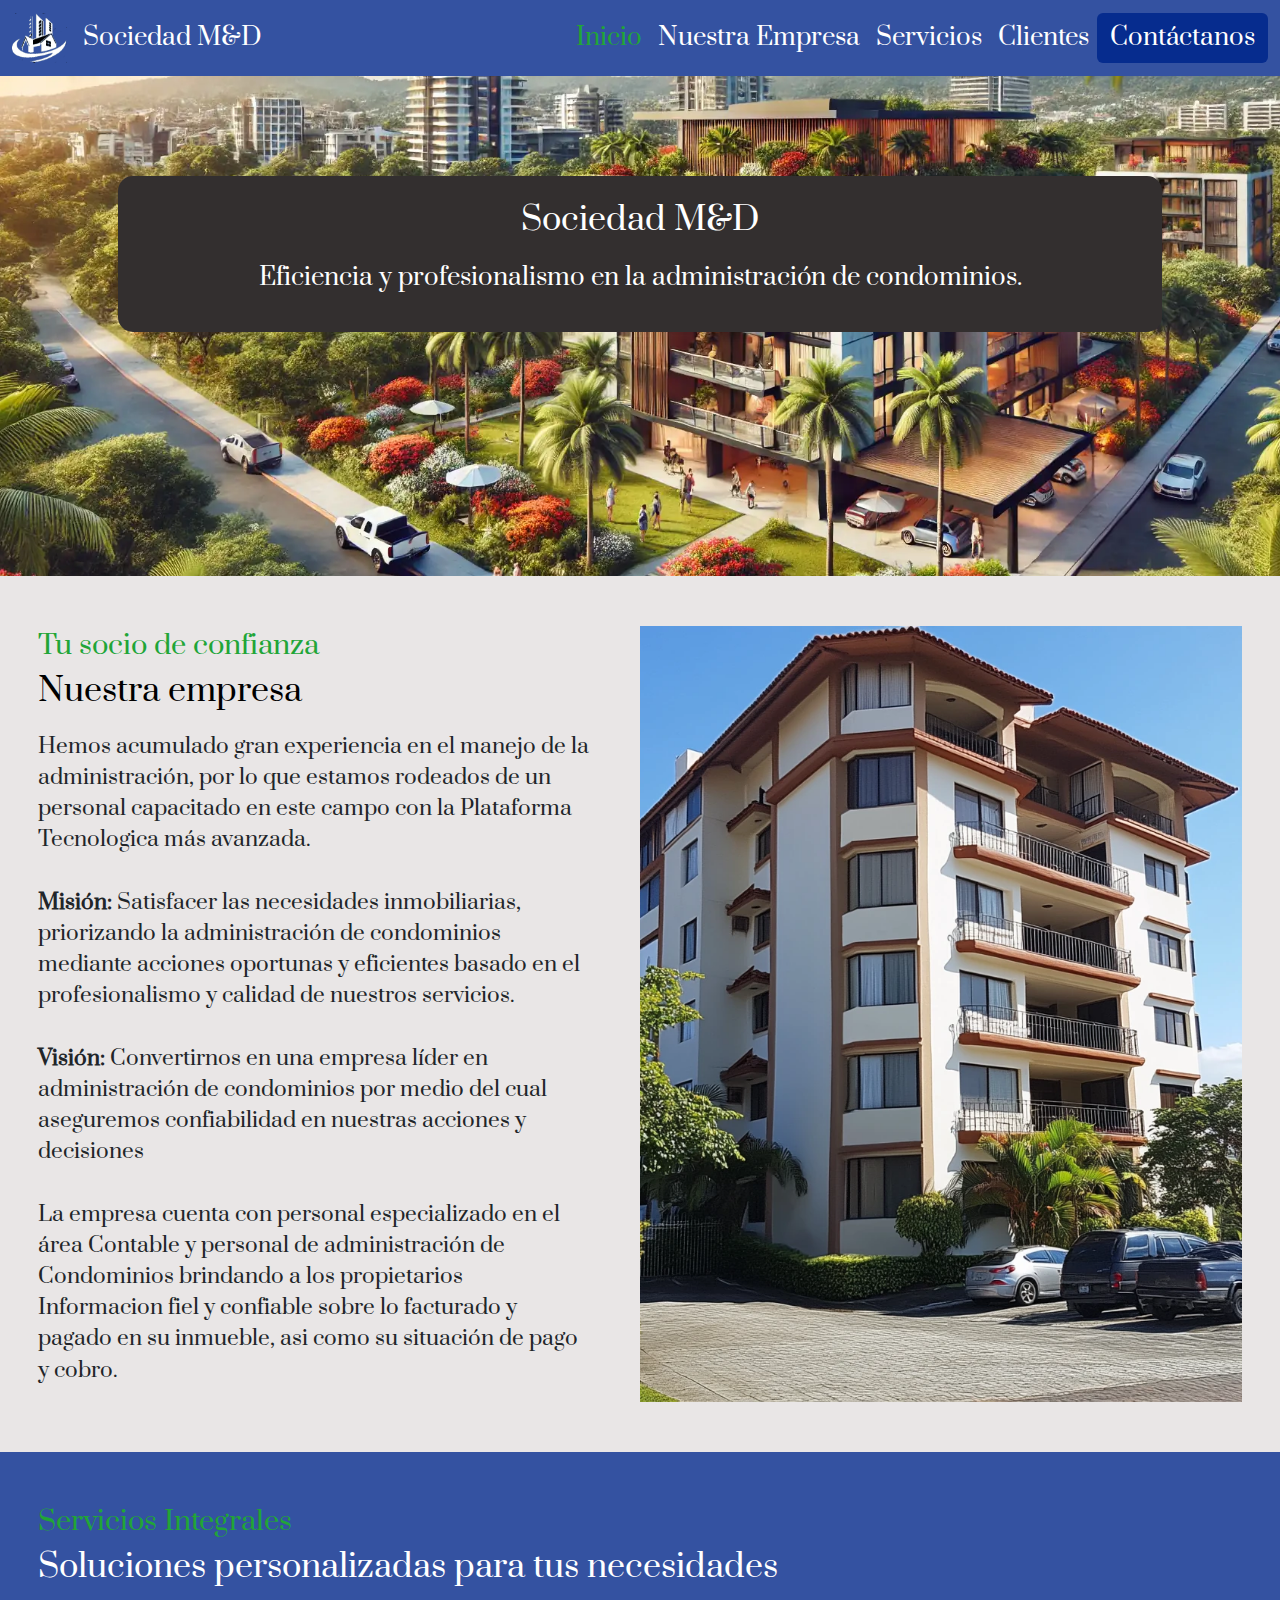
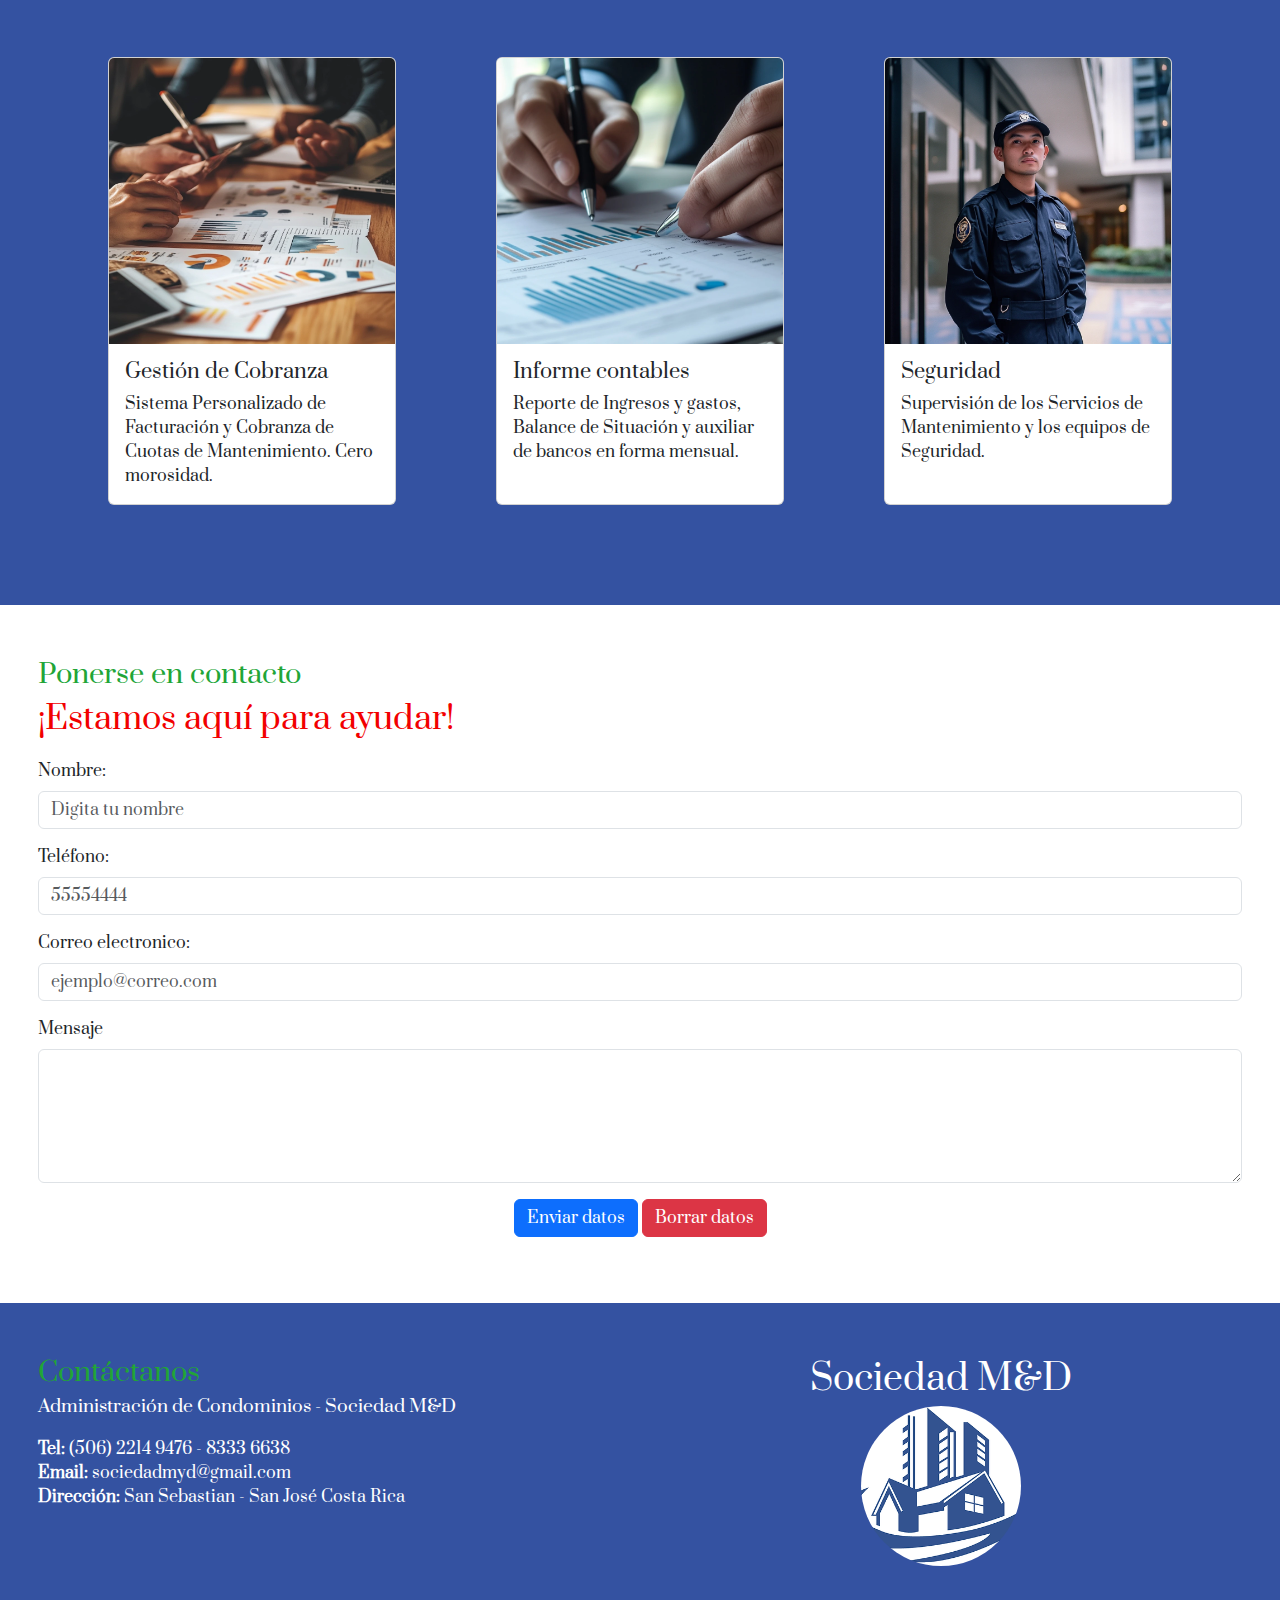
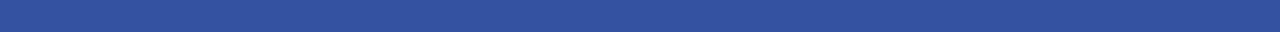
<file: index.html>
<!DOCTYPE html>
<html lang="en">
<head>
    <title>Sociedad M&D</title>
    <link rel="icon" href="static/images/sociedadmyd.ico" type="image/x-icon">
    <meta name="viewport" content="width=device-width, initial-scale=1.0"/>
    <!-- social -->
    <meta property="og:title" content="Sociedad M&D">
    <meta property="og:description" content="Sociedad M&D, administracion de condominios suministra servicios en gestion de cobranzas, informes contables,  gestion de facturas de servicios y atencion personalizada">
    <meta property="og:image" content="statci/images/sociedadmyd.webp">
    <meta property="og:url" content="https://www.sociedadmyd.com">
    <meta property="og:type" content="website"> 
    <meta property="og:site_name" content="Sociedad M&D">
    <!-- basic -->
    <meta property="description" content="Sociedad M&D, Sociedadmyd, Condominios, Administracion de condominios, Gestion de cobranzas, Informes contables,  Gestion de facturas de servicios, Atencion personalizada"/>
    <meta property="keywords" content="Condominios, Sociedad M&D, SociedadMyD, gestion de cobranza, contabilidad, informes contables, gestion de facturas de servicios, atencion personalizada"/>
    <meta property="author" content="Ariel Duran"/>
    <meta property="robots" content="index, follow"/>
    <meta charset="UTF-8">
    <!-- bootstrap -->
    <link href="https://cdn.jsdelivr.net/npm/bootstrap@5.3.3/dist/css/bootstrap.min.css" rel="stylesheet" integrity="sha384-QWTKZyjpPEjISv5WaRU9OFeRpok6YctnYmDr5pNlyT2bRjXh0JMhjY6hW+ALEwIH" crossorigin="anonymous"/>
    <link href="static/css/style.css" rel="stylesheet"/>
    <!-- font -->
    <link rel="preconnect" href="https://fonts.googleapis.com"/>
    <link rel="preconnect" href="https://fonts.gstatic.com" crossorigin/>
    <link href="https://fonts.googleapis.com/css2?family=Prata&display=swap" rel="stylesheet"/>
</head>
<body>
    <nav class="navbar navbar-expand-lg bg-myd-primary">
        <div class="container-fluid">
          <a class="navbar-brand" href="#">
                <img src="static/images/sociedadmyd.webp" alt="Sociedad M&D" width="55" height="50">
          </a>
          <span class="company-name">Sociedad M&D</span>
          <button class="navbar-toggler" type="button" data-bs-toggle="collapse" data-bs-target="#navbarSupportedContent" aria-controls="navbarSupportedContent" aria-expanded="false" aria-label="Toggle navigation">
            <span class="navbar-toggler-icon"></span>
          </button>
          <div class="collapse navbar-collapse" id="navbarSupportedContent">
            <ul class="navbar-nav ms-auto mb-2 mb-lg-0">
              <li class="nav-item">
                <a class="nav-link active" aria-current="page" href="index.html">Inicio</a>
              </li>
              <li class="nav-item"></li>
                <a class="nav-link" href="about.html">Nuestra Empresa</a>
              </li>
              <li class="nav-item">
                <a class="nav-link" href="services.html">Servicios</a>
              </li>
              <li class="nav-item"></li>
                <a class="nav-link" href="customers.html">Clientes</a>
              </li>
            </ul>
            <button class="btn btn-contact" type="submit">Contáctanos</button>
          </div>
        </div>
      </nav>
      <div class=""container-fluid>
        <div class="row">
            <div class="col-lg-12 hero">
                <div class="hero-text">
                    <p style="font-size: 2rem">Sociedad M&D</p>
                    <p style="font-size: 1.5rem">Eficiencia y profesionalismo en la administración de condominios.</p>
                </div>
            </div>
        </div>
        <div class="row row-about">
            <div class="col-md-6">
                <p><span class="subheading">Tu socio de confianza</span><br/>
                <span class="title">Nuestra empresa</span></p>
                <p class="text-content">
                    Hemos acumulado gran experiencia en el manejo de la administración, por lo que estamos rodeados de un personal capacitado en este campo con la Plataforma Tecnologica más avanzada.
                    <br/><br/>
 
                    <strong>Misión:</strong>  Satisfacer las necesidades inmobiliarias, priorizando la administración de condominios mediante acciones oportunas y eficientes basado en el profesionalismo y calidad de nuestros servicios.
                    
                    <br/><br/>
                    <strong>Visión:</strong> Convertirnos en una empresa líder en administración de condominios por medio del cual aseguremos confiabilidad en nuestras acciones y decisiones    
                    <br/><br/>
                    La empresa cuenta con personal especializado en el área Contable y personal de administración de Condominios brindando a los propietarios Informacion fiel y confiable sobre lo facturado y pagado en su inmueble, asi como su situación de pago y cobro.              

                </p>
            </div>
            <div class="col-md-6 building">
               
            </div>
        </div>
        <div class="row row-services justify-content-center">
            <p><span class="subheading">Servicios Integrales</span><br/>
                <span class="title" style="color: white">Soluciones personalizadas para tus necesidades</span></p>
            <div class="card" style="width: 18rem;">
                <img src="static/images/cobranza.webp" class="card-img-top" alt="Gestión de Cobranza">
                <div class="card-body">
                  <h5 class="card-title">Gestión de Cobranza</h5>
                  <p class="card-text">Sistema Personalizado de Facturación y Cobranza de Cuotas de Mantenimiento. Cero morosidad.</p>
                 
                </div>
              </div>
              <div class="card" style="width: 18rem;">
                <img src="static/images/contable.webp" class="card-img-top" alt="Informe contables">
                <div class="card-body">
                  <h5 class="card-title">Informe contables</h5>
                  <p class="card-text">Reporte de Ingresos y gastos, Balance de Situación y auxiliar de bancos en forma mensual.</p>
                  
                </div>
              </div>
              <div class="card" style="width: 18rem;">
                <img src="static/images/seguridad.webp" class="card-img-top" alt="Seguridad">
                <div class="card-body">
                  <h5 class="card-title">Seguridad</h5>
                  <p class="card-text">Supervisión de los Servicios de Mantenimiento y los equipos de Seguridad.</p>
              
                </div>
              </div>
        </div>
        <div class="row form-row">
            <div class="col-lg-12">
                <p><span class="subheading">Ponerse en contacto</span><br/>
                    <span class="title" style="color: #F20000">¡Estamos aquí para ayudar!</span></p>
                <form>
                    <div class="mb-3">
                        <label for="name" class="form-label">Nombre:</label>
                        <input type="text" class="form-control" id="name" placeholder="Digita tu nombre">
                      </div>
                      <div class="mb-3">
                        <label for="phone" class="form-label">Teléfono:</label>
                        <input type="text" class="form-control" id="phone" placeholder="55554444">
                      </div>
                    <div class="mb-3">
                        <label for="email" class="form-label">Correo electronico:</label>
                        <input type="email" class="form-control" id="email" placeholder="ejemplo@correo.com">
                      </div>
                      <div class="mb-3">
                        <label for="message" class="form-label">Mensaje</label>
                        <textarea class="form-control" id="message" rows="5"></textarea>
                      </div>
                      <div class="mb-3 text-center">
                        <button class="btn btn-primary" type="submit">Enviar datos</button>
                        <button class="btn btn-danger" type="submit">Borrar datos</button>
                        </div>
                </form>
            </div>
        </div>
        <div class="row footer">
            <div class="col-md-6">
                <p><span class="subheading">Contáctanos</span><br/>
                    <span class="title" style="color: white; font-size: 1.1rem">Administración de Condominios - Sociedad M&D</span></p>
                <p style="color: white">
                    <strong>Tel:</strong>  (506) 2214 9476  -  8333 6638<br/>
                    <strong>Email:</strong> sociedadmyd@gmail.com​<br/>
                    <strong>Dirección:</strong> San Sebastian - San José
                   Costa Rica
                </p>
            </div>
            <div class="col-md-6 text-center">
                <p style="color:white; font-size: 2.2rem">
                    Sociedad M&D<br/>
                    <img style="border-radius: 50%; width: 160px; height: 160px; object-fit: cover;" src="static/images/logo.webp" alt="Sociedad M&D"/>
                </p>
            </div>
        </div>
      </div>
      

    <script src="https://cdn.jsdelivr.net/npm/@popperjs/core@2.11.8/dist/umd/popper.min.js" integrity="sha384-I7E8VVD/ismYTF4hNIPjVp/Zjvgyol6VFvRkX/vR+Vc4jQkC+hVqc2pM8ODewa9r" crossorigin="anonymous"></script>
    <script src="https://cdn.jsdelivr.net/npm/bootstrap@5.3.3/dist/js/bootstrap.min.js" integrity="sha384-0pUGZvbkm6XF6gxjEnlmuGrJXVbNuzT9qBBavbLwCsOGabYfZo0T0to5eqruptLy" crossorigin="anonymous"></script>
</body>
</html>
</file>
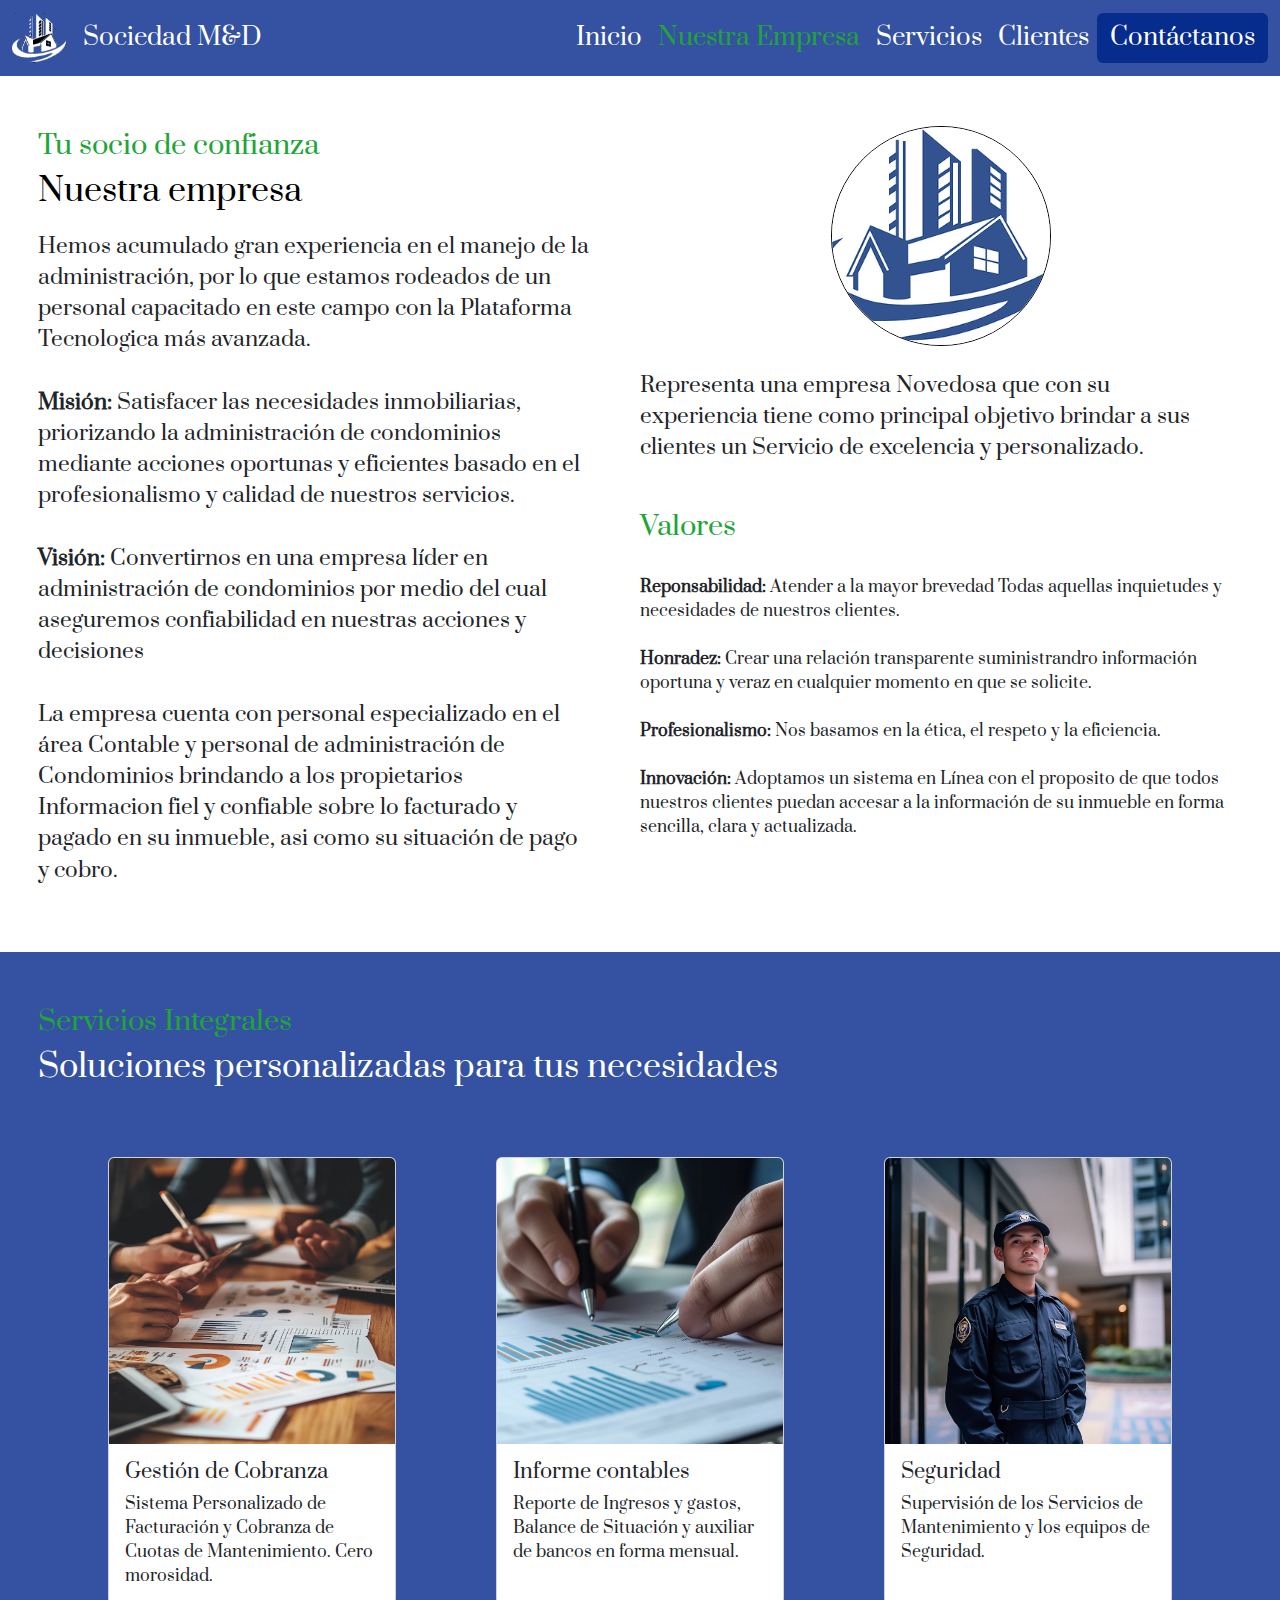
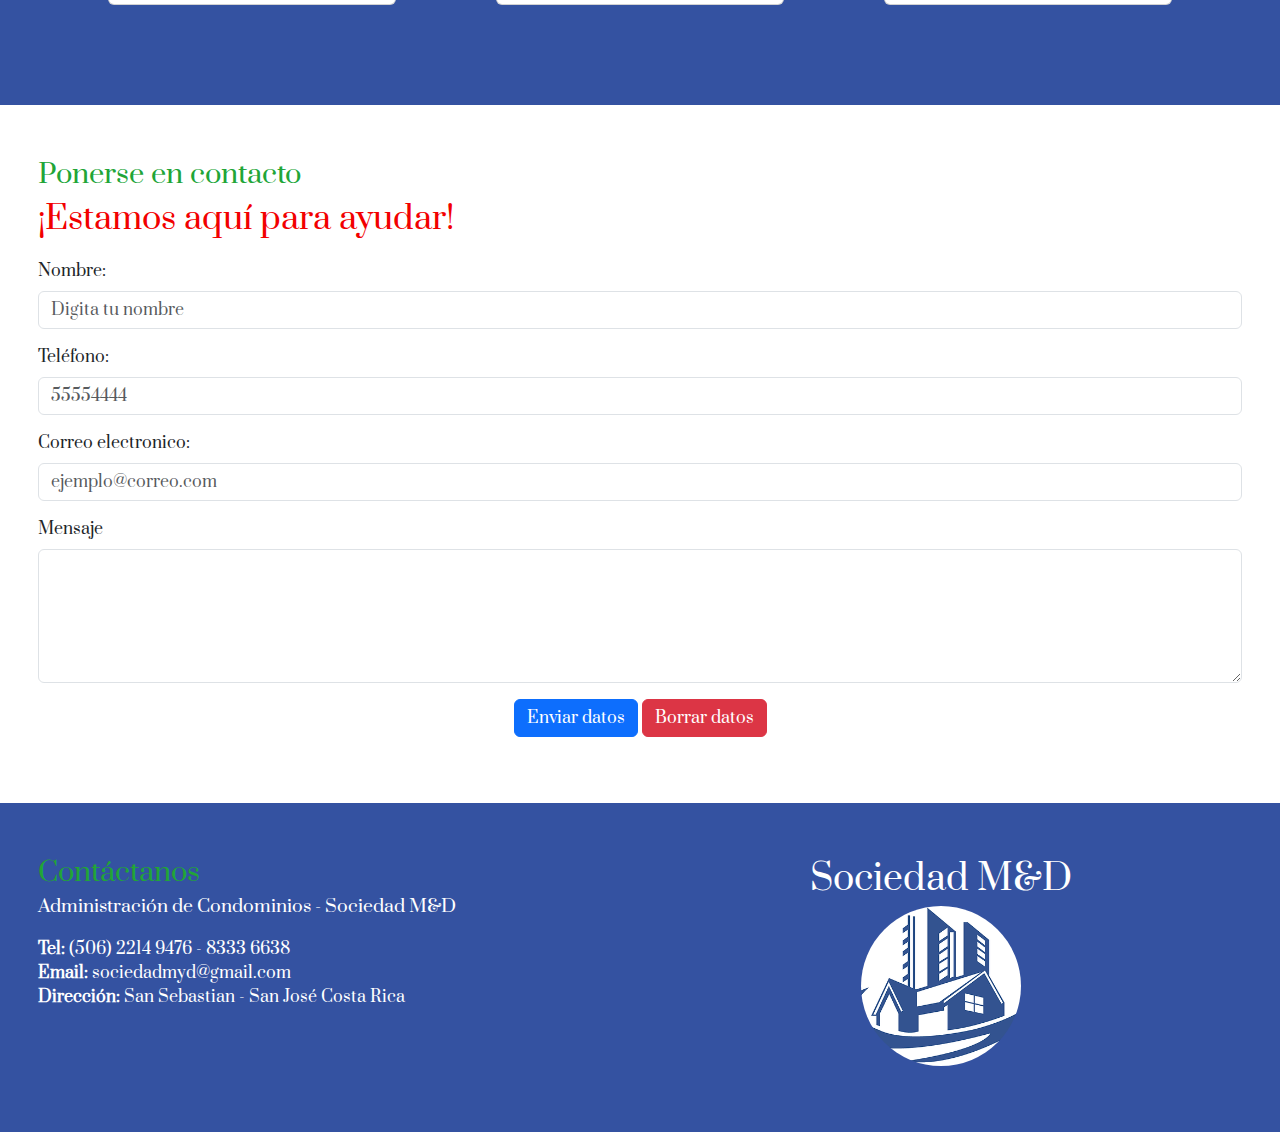
<file: about.html>
<!DOCTYPE html>
<html lang="en">
<head>
    <title>Sociedad M&D - Nuestra Empresa</title>
    <link rel="icon" href="static/images/sociedadmyd.ico" type="image/x-icon">
    <meta name="viewport" content="width=device-width, initial-scale=1.0"/>
    <!-- social -->
    <meta property="og:title" content="Sociedad M&D">
    <meta property="og:description" content="Sociedad M&D, administracion de condominios suministra servicios en gestion de cobranzas, informes contables,  gestion de facturas de servicios y atencion personalizada">
    <meta property="og:image" content="statci/images/sociedadmyd.webp">
    <meta property="og:url" content="https://www.sociedadmyd.com">
    <meta property="og:type" content="website"> 
    <meta property="og:site_name" content="Sociedad M&D">
    <!-- basic -->
    <meta property="description" content="Sociedad M&D, Sociedadmyd, Condominios, Administracion de condominios, Gestion de cobranzas, Informes contables,  Gestion de facturas de servicios, Atencion personalizada"/>
    <meta property="keywords" content="Condominios, Sociedad M&D, SociedadMyD, gestion de cobranza, contabilidad, informes contables, gestion de facturas de servicios, atencion personalizada"/>
    <meta property="author" content="Ariel Duran"/>
    <meta property="robots" content="index, follow"/>
    <meta charset="UTF-8">
    <!-- bootstrap -->
    <link href="https://cdn.jsdelivr.net/npm/bootstrap@5.3.3/dist/css/bootstrap.min.css" rel="stylesheet" integrity="sha384-QWTKZyjpPEjISv5WaRU9OFeRpok6YctnYmDr5pNlyT2bRjXh0JMhjY6hW+ALEwIH" crossorigin="anonymous"/>
    <link href="static/css/style.css" rel="stylesheet"/>
    <!-- font -->
    <link rel="preconnect" href="https://fonts.googleapis.com"/>
    <link rel="preconnect" href="https://fonts.gstatic.com" crossorigin/>
    <link href="https://fonts.googleapis.com/css2?family=Prata&display=swap" rel="stylesheet"/>
</head>
<body>
    <nav class="navbar navbar-expand-lg bg-myd-primary">
        <div class="container-fluid">
          <a class="navbar-brand" href="#">
                <img src="static/images/sociedadmyd.webp" alt="Sociedad M&D" width="55" height="50">
          </a>
          <span class="company-name">Sociedad M&D</span>
          <button class="navbar-toggler" type="button" data-bs-toggle="collapse" data-bs-target="#navbarSupportedContent" aria-controls="navbarSupportedContent" aria-expanded="false" aria-label="Toggle navigation">
            <span class="navbar-toggler-icon"></span>
          </button>
          <div class="collapse navbar-collapse" id="navbarSupportedContent">
            <ul class="navbar-nav ms-auto mb-2 mb-lg-0">
              <li class="nav-item">
                <a class="nav-link" aria-current="page" href="index.html">Inicio</a>
              </li>
              <li class="nav-item"></li>
                <a class="nav-link active" href="about.html">Nuestra Empresa</a>
              </li>
              <li class="nav-item">
                <a class="nav-link" href="services.html">Servicios</a>
              </li>
              <li class="nav-item"></li>
                <a class="nav-link" href="customers.html">Clientes</a>
              </li>
            </ul>
            <button class="btn btn-contact" type="submit">Contáctanos</button>
          </div>
        </div>
      </nav>
      <div class=""container-fluid>
        <div class="row row-about-service">
            <div class="col-md-6">
                <p><span class="subheading">Tu socio de confianza</span><br/>
                <span class="title">Nuestra empresa</span></p>
                <p class="text-content">
                    Hemos acumulado gran experiencia en el manejo de la administración, por lo que estamos rodeados de un personal capacitado en este campo con la Plataforma Tecnologica más avanzada.
                    <br/><br/>
 
                    <strong>Misión:</strong>  Satisfacer las necesidades inmobiliarias, priorizando la administración de condominios mediante acciones oportunas y eficientes basado en el profesionalismo y calidad de nuestros servicios.
                    
                    <br/><br/>
                    <strong>Visión:</strong> Convertirnos en una empresa líder en administración de condominios por medio del cual aseguremos confiabilidad en nuestras acciones y decisiones    
                    <br/><br/>
                    La empresa cuenta con personal especializado en el área Contable y personal de administración de Condominios brindando a los propietarios Informacion fiel y confiable sobre lo facturado y pagado en su inmueble, asi como su situación de pago y cobro.              

                </p>
            </div>
            <div class="col-md-6">
                <center><img style="border:1px solid black; border-radius: 50%; width: 220px; height: 220px; object-fit: cover;" src="static/images/logo.webp" alt="Sociedad M&D"/></center>
            <br/><p class="text-content">
                Representa una empresa Novedosa que con su experiencia tiene como principal objetivo brindar a sus clientes un Servicio de excelencia y personalizado.
                <br/><br/>
                <h2 class="subheading">Valores</h2>
 <br/>
<strong>Reponsabilidad:</strong> Atender a la mayor brevedad Todas aquellas inquietudes y necesidades de nuestros clientes.
 <br/><br/>
<strong>Honradez:</strong> Crear una relación transparente suministrandro información oportuna y veraz en cualquier momento en que se solicite.
<br/><br/>
<strong>Profesionalismo:</strong> Nos basamos en la ética, el respeto y la eficiencia.
<br/><br/>
<strong>Innovación:</strong> Adoptamos un sistema en Línea con el proposito de que todos nuestros clientes puedan accesar a la información de su inmueble en forma sencilla, clara y actualizada.
            </p>
            </div>
        </div>
        <div class="row row-services justify-content-center">
            <p><span class="subheading">Servicios Integrales</span><br/>
                <span class="title" style="color: white">Soluciones personalizadas para tus necesidades</span></p>
            <div class="card" style="width: 18rem;">
                <img src="static/images/cobranza.webp" class="card-img-top" alt="Gestión de Cobranza">
                <div class="card-body">
                  <h5 class="card-title">Gestión de Cobranza</h5>
                  <p class="card-text">Sistema Personalizado de Facturación y Cobranza de Cuotas de Mantenimiento. Cero morosidad.</p>
                 
                </div>
              </div>
              <div class="card" style="width: 18rem;">
                <img src="static/images/contable.webp" class="card-img-top" alt="Informe contables">
                <div class="card-body">
                  <h5 class="card-title">Informe contables</h5>
                  <p class="card-text">Reporte de Ingresos y gastos, Balance de Situación y auxiliar de bancos en forma mensual.</p>
                  
                </div>
              </div>
              <div class="card" style="width: 18rem;">
                <img src="static/images/seguridad.webp" class="card-img-top" alt="Seguridad">
                <div class="card-body">
                  <h5 class="card-title">Seguridad</h5>
                  <p class="card-text">Supervisión de los Servicios de Mantenimiento y los equipos de Seguridad.</p>
              
                </div>
              </div>
        </div>
        <div class="row form-row">
            <div class="col-lg-12">
                <p><span class="subheading">Ponerse en contacto</span><br/>
                    <span class="title" style="color: #F20000">¡Estamos aquí para ayudar!</span></p>
                <form>
                    <div class="mb-3">
                        <label for="name" class="form-label">Nombre:</label>
                        <input type="text" class="form-control" id="name" placeholder="Digita tu nombre">
                      </div>
                      <div class="mb-3">
                        <label for="phone" class="form-label">Teléfono:</label>
                        <input type="text" class="form-control" id="phone" placeholder="55554444">
                      </div>
                    <div class="mb-3">
                        <label for="email" class="form-label">Correo electronico:</label>
                        <input type="email" class="form-control" id="email" placeholder="ejemplo@correo.com">
                      </div>
                      <div class="mb-3">
                        <label for="message" class="form-label">Mensaje</label>
                        <textarea class="form-control" id="message" rows="5"></textarea>
                      </div>
                      <div class="mb-3 text-center">
                        <button class="btn btn-primary" type="submit">Enviar datos</button>
                        <button class="btn btn-danger" type="submit">Borrar datos</button>
                        </div>
                </form>
            </div>
        </div>
        <div class="row footer">
            <div class="col-md-6">
                <p><span class="subheading">Contáctanos</span><br/>
                    <span class="title" style="color: white; font-size: 1.1rem">Administración de Condominios - Sociedad M&D</span></p>
                <p style="color: white">
                    <strong>Tel:</strong>  (506) 2214 9476  -  8333 6638<br/>
                    <strong>Email:</strong> sociedadmyd@gmail.com​<br/>
                    <strong>Dirección:</strong> San Sebastian - San José
                   Costa Rica
                </p>
            </div>
            <div class="col-md-6 text-center">
                <p style="color:white; font-size: 2.2rem">
                    Sociedad M&D<br/>
                    <img style="border-radius: 50%; width: 160px; height: 160px; object-fit: cover;" src="static/images/logo.webp" alt="Sociedad M&D"/>
                </p>
            </div>
        </div>
      </div>
      

    <script src="https://cdn.jsdelivr.net/npm/@popperjs/core@2.11.8/dist/umd/popper.min.js" integrity="sha384-I7E8VVD/ismYTF4hNIPjVp/Zjvgyol6VFvRkX/vR+Vc4jQkC+hVqc2pM8ODewa9r" crossorigin="anonymous"></script>
    <script src="https://cdn.jsdelivr.net/npm/bootstrap@5.3.3/dist/js/bootstrap.min.js" integrity="sha384-0pUGZvbkm6XF6gxjEnlmuGrJXVbNuzT9qBBavbLwCsOGabYfZo0T0to5eqruptLy" crossorigin="anonymous"></script>
</body>
</html>
</file>
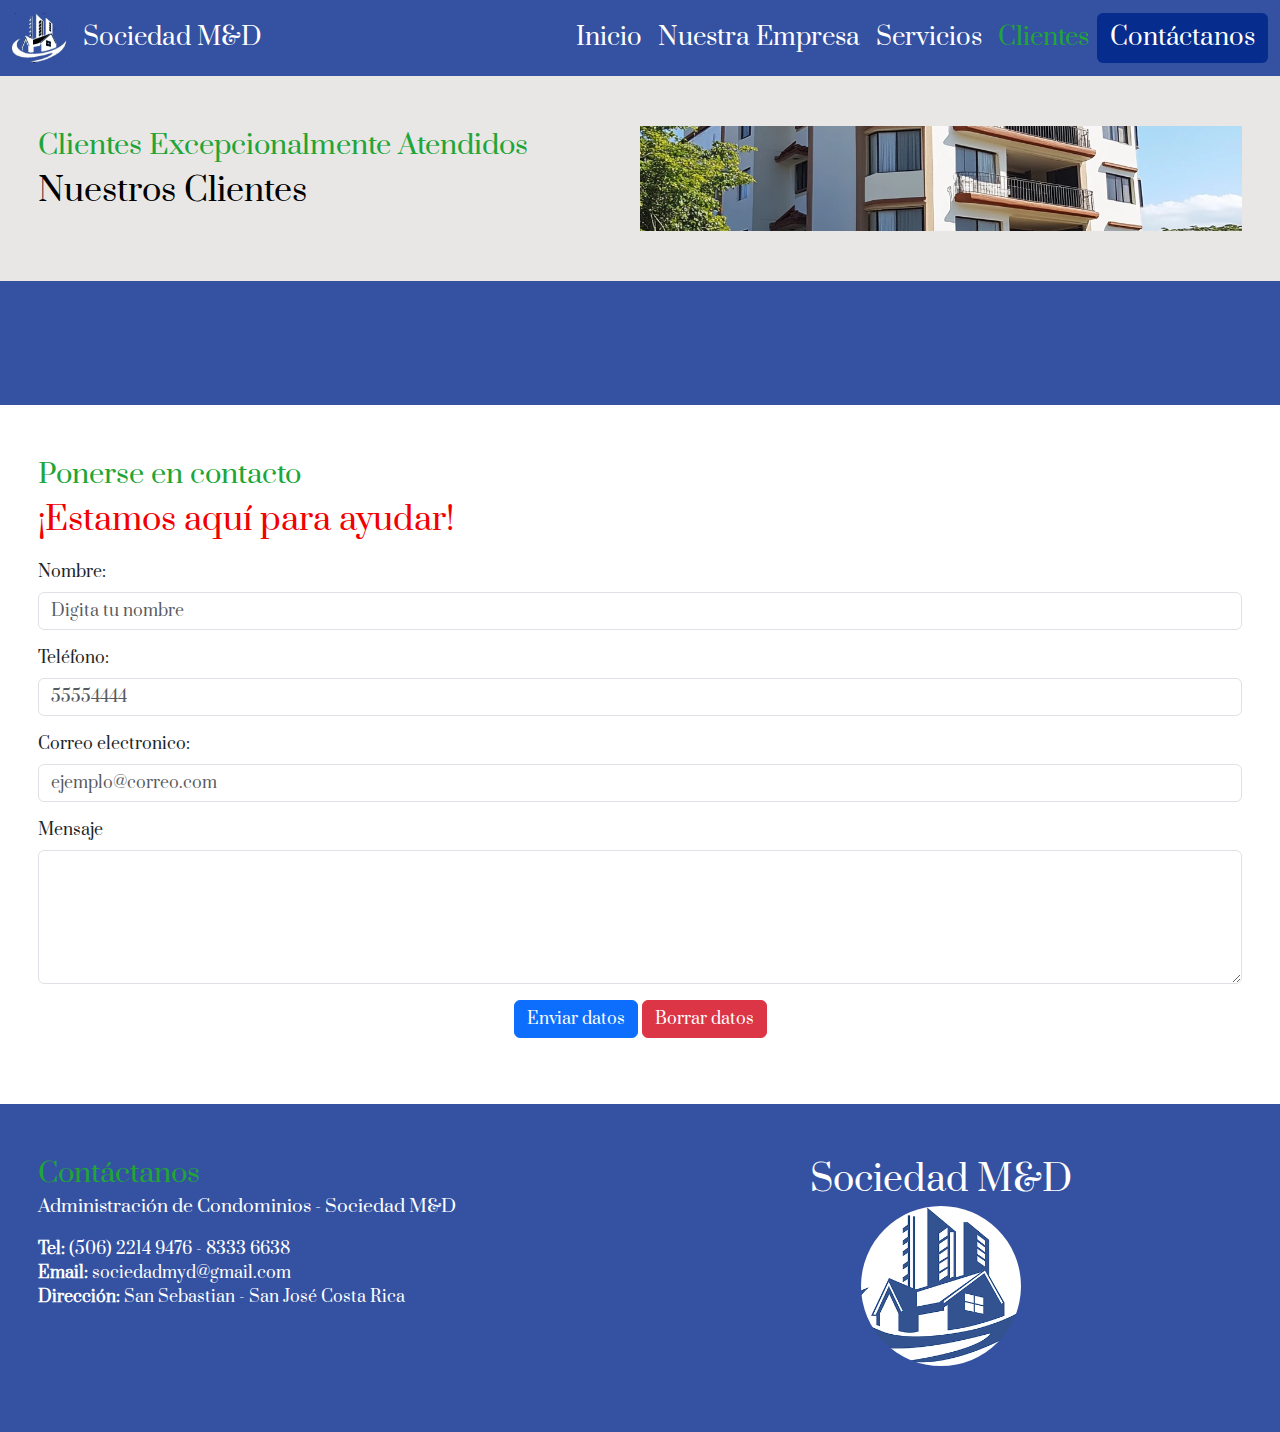
<file: customers.html>
<!DOCTYPE html>
<html lang="en">
<head>
    <title>Sociedad M&D</title>
    <link rel="icon" href="static/images/sociedadmyd.ico" type="image/x-icon">
    <meta name="viewport" content="width=device-width, initial-scale=1.0"/>
    <!-- social -->
    <meta property="og:title" content="Sociedad M&D">
    <meta property="og:description" content="Sociedad M&D, administracion de condominios suministra servicios en gestion de cobranzas, informes contables,  gestion de facturas de servicios y atencion personalizada">
    <meta property="og:image" content="statci/images/sociedadmyd.webp">
    <meta property="og:url" content="https://www.sociedadmyd.com">
    <meta property="og:type" content="website"> 
    <meta property="og:site_name" content="Sociedad M&D">
    <!-- basic -->
    <meta property="description" content="Sociedad M&D, Sociedadmyd, Condominios, Administracion de condominios, Gestion de cobranzas, Informes contables,  Gestion de facturas de servicios, Atencion personalizada"/>
    <meta property="keywords" content="Condominios, Sociedad M&D, SociedadMyD, gestion de cobranza, contabilidad, informes contables, gestion de facturas de servicios, atencion personalizada"/>
    <meta property="author" content="Ariel Duran"/>
    <meta property="robots" content="index, follow"/>
    <meta charset="UTF-8">
    <!-- bootstrap -->
    <link href="https://cdn.jsdelivr.net/npm/bootstrap@5.3.3/dist/css/bootstrap.min.css" rel="stylesheet" integrity="sha384-QWTKZyjpPEjISv5WaRU9OFeRpok6YctnYmDr5pNlyT2bRjXh0JMhjY6hW+ALEwIH" crossorigin="anonymous"/>
    <link href="static/css/style.css" rel="stylesheet"/>
    <!-- font -->
    <link rel="preconnect" href="https://fonts.googleapis.com"/>
    <link rel="preconnect" href="https://fonts.gstatic.com" crossorigin/>
    <link href="https://fonts.googleapis.com/css2?family=Prata&display=swap" rel="stylesheet"/>
</head>
<body>
    <nav class="navbar navbar-expand-lg bg-myd-primary">
        <div class="container-fluid">
          <a class="navbar-brand" href="#">
                <img src="static/images/sociedadmyd.webp" alt="Sociedad M&D" width="55" height="50">
          </a>
          <span class="company-name">Sociedad M&D</span>
          <button class="navbar-toggler" type="button" data-bs-toggle="collapse" data-bs-target="#navbarSupportedContent" aria-controls="navbarSupportedContent" aria-expanded="false" aria-label="Toggle navigation">
            <span class="navbar-toggler-icon"></span>
          </button>
          <div class="collapse navbar-collapse" id="navbarSupportedContent">
            <ul class="navbar-nav ms-auto mb-2 mb-lg-0">
              <li class="nav-item">
                <a class="nav-link" aria-current="page" href="index.html">Inicio</a>
              </li>
              <li class="nav-item"></li>
                <a class="nav-link" href="about.html">Nuestra Empresa</a>
              </li>
              <li class="nav-item">
                <a class="nav-link" href="services.html">Servicios</a>
              </li>
              <li class="nav-item"></li>
                <a class="nav-link active" href="customers.html">Clientes</a>
              </li>
            </ul>
            <button class="btn btn-contact" type="submit">Contáctanos</button>
          </div>
        </div>
      </nav>
      <div class=""container-fluid>
        <div class="row row-about">
            <div class="col-md-6">
                <p><span class="subheading">Clientes Excepcionalmente Atendidos</span><br/>
                <span class="title">Nuestros Clientes</span></p>
                <p class="text-content">

                </p>
            </div>
            <div class="col-md-6 building">
               
            </div>
        </div>
        <div class="row row-services justify-content-center">
           &nbsp;
        </div>
        <div class="row form-row">
            <div class="col-lg-12">
                <p><span class="subheading">Ponerse en contacto</span><br/>
                    <span class="title" style="color: #F20000">¡Estamos aquí para ayudar!</span></p>
                <form>
                    <div class="mb-3">
                        <label for="name" class="form-label">Nombre:</label>
                        <input type="text" class="form-control" id="name" placeholder="Digita tu nombre">
                      </div>
                      <div class="mb-3">
                        <label for="phone" class="form-label">Teléfono:</label>
                        <input type="text" class="form-control" id="phone" placeholder="55554444">
                      </div>
                    <div class="mb-3">
                        <label for="email" class="form-label">Correo electronico:</label>
                        <input type="email" class="form-control" id="email" placeholder="ejemplo@correo.com">
                      </div>
                      <div class="mb-3">
                        <label for="message" class="form-label">Mensaje</label>
                        <textarea class="form-control" id="message" rows="5"></textarea>
                      </div>
                      <div class="mb-3 text-center">
                        <button class="btn btn-primary" type="submit">Enviar datos</button>
                        <button class="btn btn-danger" type="submit">Borrar datos</button>
                        </div>
                </form>
            </div>
        </div>
        <div class="row footer">
            <div class="col-md-6">
                <p><span class="subheading">Contáctanos</span><br/>
                    <span class="title" style="color: white; font-size: 1.1rem">Administración de Condominios - Sociedad M&D</span></p>
                <p style="color: white">
                    <strong>Tel:</strong>  (506) 2214 9476  -  8333 6638<br/>
                    <strong>Email:</strong> sociedadmyd@gmail.com​<br/>
                    <strong>Dirección:</strong> San Sebastian - San José
                   Costa Rica
                </p>
            </div>
            <div class="col-md-6 text-center">
                <p style="color:white; font-size: 2.2rem">
                    Sociedad M&D<br/>
                    <img style="border-radius: 50%; width: 160px; height: 160px; object-fit: cover;" src="static/images/logo.webp" alt="Sociedad M&D"/>
                </p>
            </div>
        </div>
      </div>
      

    <script src="https://cdn.jsdelivr.net/npm/@popperjs/core@2.11.8/dist/umd/popper.min.js" integrity="sha384-I7E8VVD/ismYTF4hNIPjVp/Zjvgyol6VFvRkX/vR+Vc4jQkC+hVqc2pM8ODewa9r" crossorigin="anonymous"></script>
    <script src="https://cdn.jsdelivr.net/npm/bootstrap@5.3.3/dist/js/bootstrap.min.js" integrity="sha384-0pUGZvbkm6XF6gxjEnlmuGrJXVbNuzT9qBBavbLwCsOGabYfZo0T0to5eqruptLy" crossorigin="anonymous"></script>
</body>
</html>
</file>
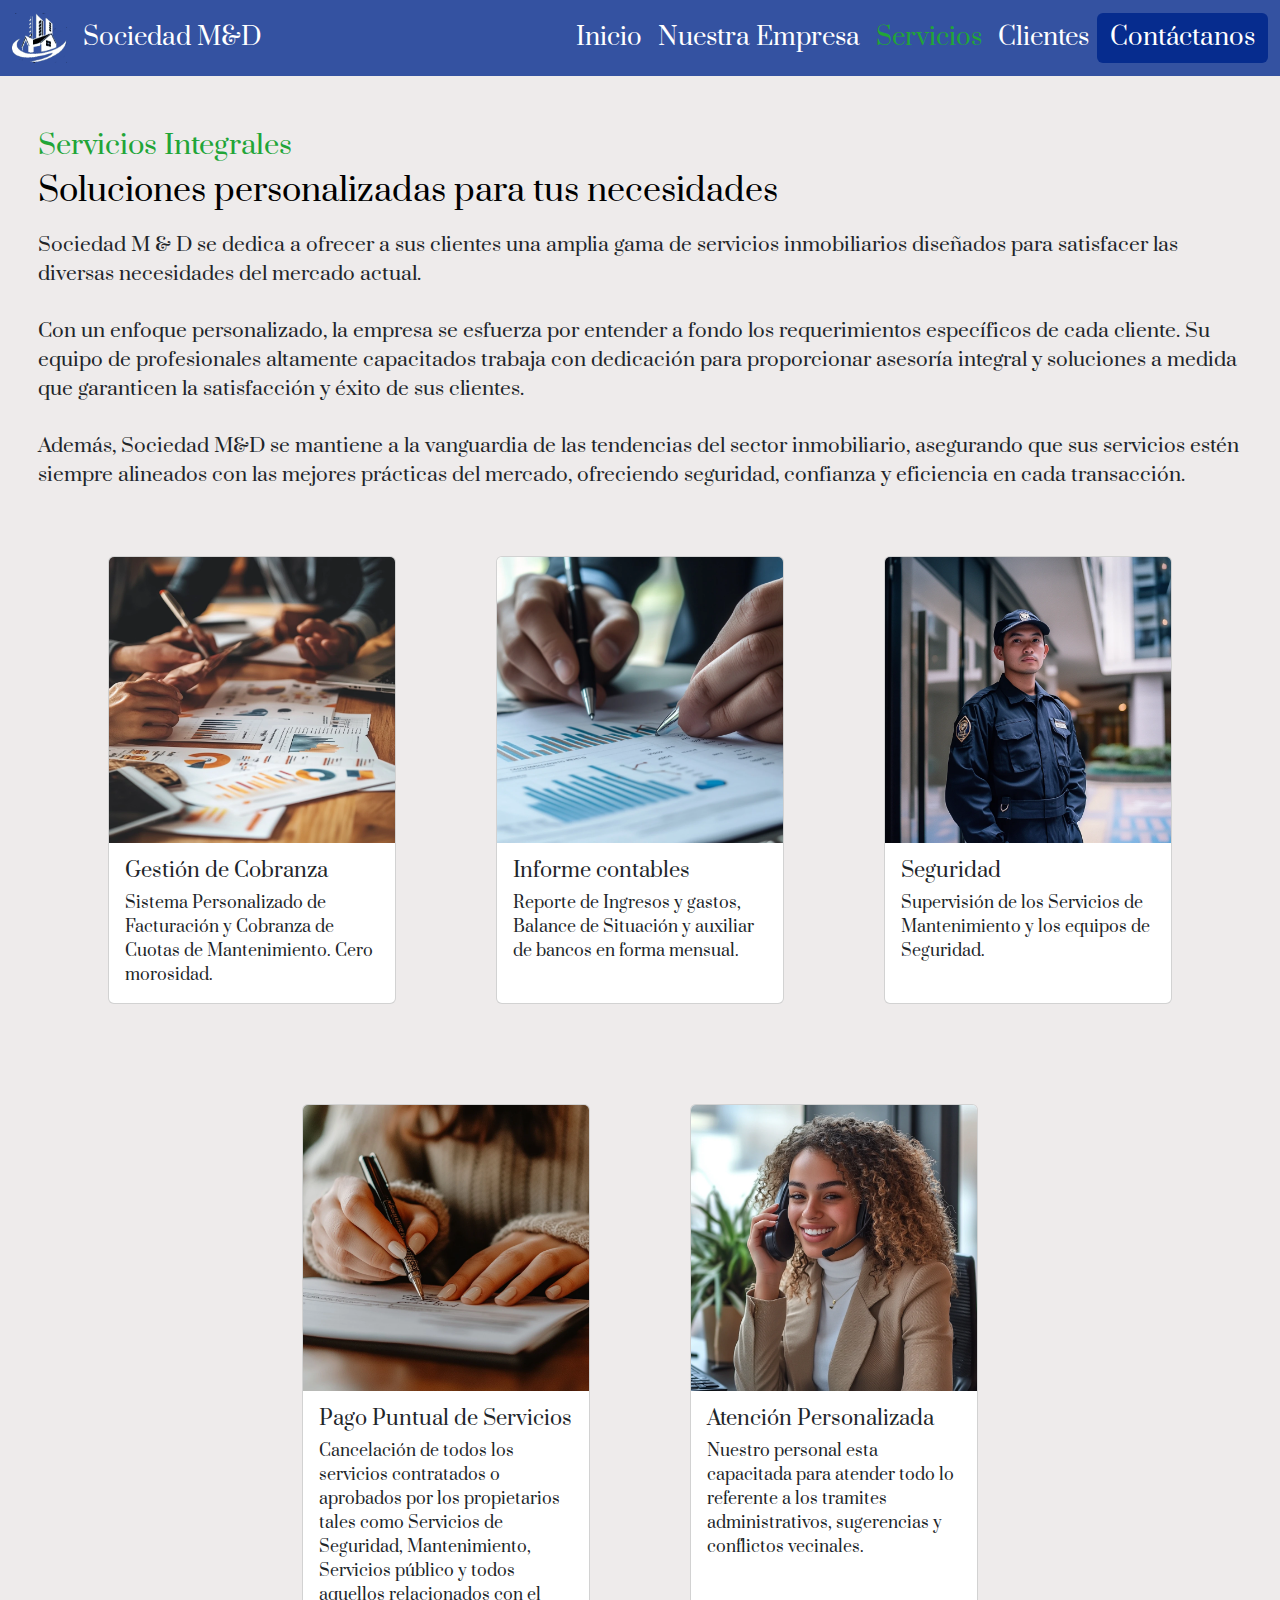
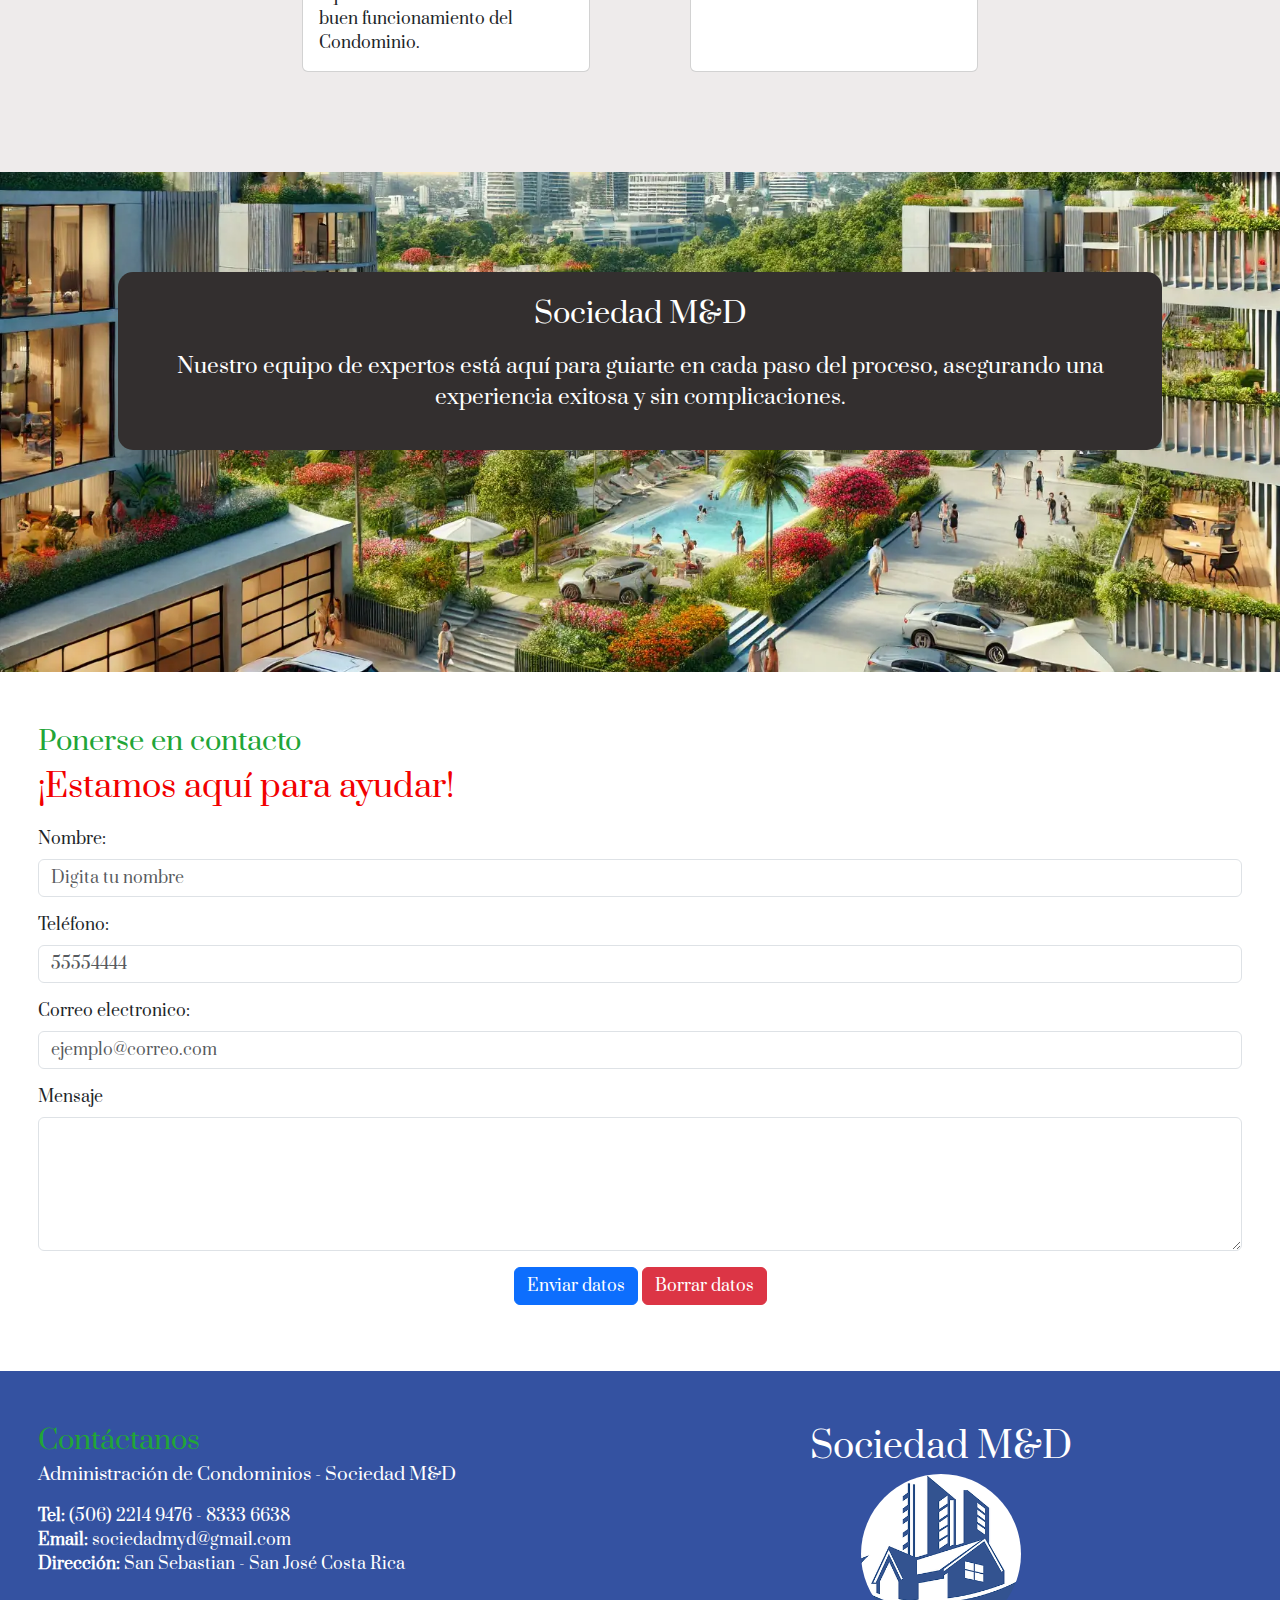
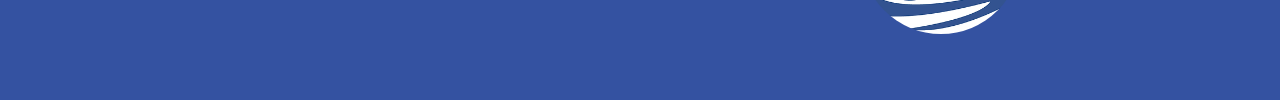
<file: services.html>
<!DOCTYPE html>
<html lang="en">
<head>
    <title>Sociedad M&D - Servicios</title>
    <link rel="icon" href="static/images/sociedadmyd.ico" type="image/x-icon">
    <meta name="viewport" content="width=device-width, initial-scale=1.0"/>
    <!-- social -->
    <meta property="og:title" content="Sociedad M&D">
    <meta property="og:description" content="Sociedad M&D, administracion de condominios suministra servicios en gestion de cobranzas, informes contables,  gestion de facturas de servicios y atencion personalizada">
    <meta property="og:image" content="statci/images/sociedadmyd.webp">
    <meta property="og:url" content="https://www.sociedadmyd.com">
    <meta property="og:type" content="website"> 
    <meta property="og:site_name" content="Sociedad M&D">
    <!-- basic -->
    <meta property="description" content="Sociedad M&D, Sociedadmyd, Condominios, Administracion de condominios, Gestion de cobranzas, Informes contables,  Gestion de facturas de servicios, Atencion personalizada"/>
    <meta property="keywords" content="Condominios, Sociedad M&D, SociedadMyD, gestion de cobranza, contabilidad, informes contables, gestion de facturas de servicios, atencion personalizada"/>
    <meta property="author" content="Ariel Duran"/>
    <meta property="robots" content="index, follow"/>
    <meta charset="UTF-8">
    <!-- bootstrap -->
    <link href="https://cdn.jsdelivr.net/npm/bootstrap@5.3.3/dist/css/bootstrap.min.css" rel="stylesheet" integrity="sha384-QWTKZyjpPEjISv5WaRU9OFeRpok6YctnYmDr5pNlyT2bRjXh0JMhjY6hW+ALEwIH" crossorigin="anonymous"/>
    <link href="static/css/style.css" rel="stylesheet"/>
    <!-- font -->
    <link rel="preconnect" href="https://fonts.googleapis.com"/>
    <link rel="preconnect" href="https://fonts.gstatic.com" crossorigin/>
    <link href="https://fonts.googleapis.com/css2?family=Prata&display=swap" rel="stylesheet"/>
</head>
<body>
    <nav class="navbar navbar-expand-lg bg-myd-primary">
        <div class="container-fluid">
          <a class="navbar-brand" href="#">
                <img src="static/images/sociedadmyd.webp" alt="Sociedad M&D" width="55" height="50">
          </a>
          <span class="company-name">Sociedad M&D</span>
          <button class="navbar-toggler" type="button" data-bs-toggle="collapse" data-bs-target="#navbarSupportedContent" aria-controls="navbarSupportedContent" aria-expanded="false" aria-label="Toggle navigation">
            <span class="navbar-toggler-icon"></span>
          </button>
          <div class="collapse navbar-collapse" id="navbarSupportedContent">
            <ul class="navbar-nav ms-auto mb-2 mb-lg-0">
              <li class="nav-item">
                <a class="nav-link" aria-current="page" href="index.html">Inicio</a>
              </li>
              <li class="nav-item"></li>
                <a class="nav-link" href="about.html">Nuestra Empresa</a>
              </li>
              <li class="nav-item">
                <a class="nav-link active" href="services.html">Servicios</a>
              </li>
              <li class="nav-item"></li>
                <a class="nav-link" href="customers.html">Clientes</a>
              </li>
            </ul>
            <button class="btn btn-contact" type="submit">Contáctanos</button>
          </div>
        </div>
      </nav>
      <div class=""container-fluid>
        <div class="row row-services-service justify-content-center">
            <p><span class="subheading">Servicios Integrales</span><br/>
                <span class="title" style="color: black">Soluciones personalizadas para tus necesidades</span></p>
            <p style="font-size: 1.2rem">
                Sociedad M & D se dedica a ofrecer a sus clientes una amplia gama
                 de servicios inmobiliarios diseñados para satisfacer las diversas
                  necesidades del mercado actual. <br/><br/>Con un enfoque personalizado, 
                  la empresa se esfuerza por entender a fondo los requerimientos 
                  específicos de cada cliente. Su equipo de profesionales
                   altamente capacitados trabaja con dedicación para proporcionar 
                   asesoría integral y soluciones a medida que garanticen 
                   la satisfacción y éxito de sus clientes. 
                   <br/><br/>Además, Sociedad M&D se mantiene a la vanguardia de las
                    tendencias del sector inmobiliario, asegurando que sus 
                    servicios estén siempre alineados con las mejores prácticas 
                    del mercado, ofreciendo seguridad, confianza y 
                    eficiencia en cada transacción.
            </p>
                <div class="card" style="width: 18rem;">
                <img src="static/images/cobranza.webp" class="card-img-top" alt="Gestión de Cobranza">
                <div class="card-body">
                  <h5 class="card-title">Gestión de Cobranza</h5>
                  <p class="card-text">Sistema Personalizado de Facturación y Cobranza de Cuotas de Mantenimiento. Cero morosidad.</p>
                 
                </div>
              </div>
              <div class="card" style="width: 18rem;">
                <img src="static/images/contable.webp" class="card-img-top" alt="Informe contables">
                <div class="card-body">
                  <h5 class="card-title">Informe contables</h5>
                  <p class="card-text">Reporte de Ingresos y gastos, Balance de Situación y auxiliar de bancos en forma mensual.</p>
                  
                </div>
              </div>
              <div class="card" style="width: 18rem;">
                <img src="static/images/seguridad.webp" class="card-img-top" alt="Seguridad">
                <div class="card-body">
                  <h5 class="card-title">Seguridad</h5>
                  <p class="card-text">Supervisión de los Servicios de Mantenimiento y los equipos de Seguridad.</p>
              
                </div>
              </div>
              <div class="card" style="width: 18rem;">
                <img src="static/images/pagos.webp" class="card-img-top" alt="Pago Puntual de Servicios">
                <div class="card-body">
                  <h5 class="card-title">Pago Puntual de Servicios</h5>
                  <p class="card-text">
                    Cancelación de todos los servicios contratados o aprobados por los propietarios tales como Servicios de Seguridad, Mantenimiento, Servicios público y todos aquellos relacionados con el buen funcionamiento del Condominio.
                  </p>
              
                 </div>
              </div>
              <div class="card" style="width: 18rem;">
                <img src="static/images/agent.webp" class="card-img-top" alt="Atención Personalizada">
                <div class="card-body">
                  <h5 class="card-title">Atención Personalizada</h5>
                  <p class="card-text">
                    Nuestro personal esta capacitada para atender todo lo referente a los tramites administrativos, sugerencias y conflictos vecinales.
                 </p>
              
                 </div>
              </div>
        </div>
        <div class="row">
            <div class="col-lg-12 hero-services">
                <div class="hero-text-services">
                    <p style="font-size: 1.8rem">Sociedad M&D</p>
                    <p style="font-size: 1.3rem">
                        Nuestro equipo de expertos está aquí para guiarte en cada paso del proceso, asegurando una experiencia exitosa y sin complicaciones.
                </p>
                </div>
            </div>
        </div>
        <div class="row form-row">
            <div class="col-lg-12">
                <p><span class="subheading">Ponerse en contacto</span><br/>
                    <span class="title" style="color: #F20000">¡Estamos aquí para ayudar!</span></p>
                <form>
                    <div class="mb-3">
                        <label for="name" class="form-label">Nombre:</label>
                        <input type="text" class="form-control" id="name" placeholder="Digita tu nombre">
                      </div>
                      <div class="mb-3">
                        <label for="phone" class="form-label">Teléfono:</label>
                        <input type="text" class="form-control" id="phone" placeholder="55554444">
                      </div>
                    <div class="mb-3">
                        <label for="email" class="form-label">Correo electronico:</label>
                        <input type="email" class="form-control" id="email" placeholder="ejemplo@correo.com">
                      </div>
                      <div class="mb-3">
                        <label for="message" class="form-label">Mensaje</label>
                        <textarea class="form-control" id="message" rows="5"></textarea>
                      </div>
                      <div class="mb-3 text-center">
                        <button class="btn btn-primary" type="submit">Enviar datos</button>
                        <button class="btn btn-danger" type="submit">Borrar datos</button>
                        </div>
                </form>
            </div>
        </div>
        <div class="row footer">
            <div class="col-md-6">
                <p><span class="subheading">Contáctanos</span><br/>
                    <span class="title" style="color: white; font-size: 1.1rem">Administración de Condominios - Sociedad M&D</span></p>
                <p style="color: white">
                    <strong>Tel:</strong>  (506) 2214 9476  -  8333 6638<br/>
                    <strong>Email:</strong> sociedadmyd@gmail.com​<br/>
                    <strong>Dirección:</strong> San Sebastian - San José
                   Costa Rica
                </p>
            </div>
            <div class="col-md-6 text-center">
                <p style="color:white; font-size: 2.2rem">
                    Sociedad M&D<br/>
                    <img style="border-radius: 50%; width: 160px; height: 160px; object-fit: cover;" src="static/images/logo.webp" alt="Sociedad M&D"/>
                </p>
            </div>
        </div>
      </div>
      

    <script src="https://cdn.jsdelivr.net/npm/@popperjs/core@2.11.8/dist/umd/popper.min.js" integrity="sha384-I7E8VVD/ismYTF4hNIPjVp/Zjvgyol6VFvRkX/vR+Vc4jQkC+hVqc2pM8ODewa9r" crossorigin="anonymous"></script>
    <script src="https://cdn.jsdelivr.net/npm/bootstrap@5.3.3/dist/js/bootstrap.min.js" integrity="sha384-0pUGZvbkm6XF6gxjEnlmuGrJXVbNuzT9qBBavbLwCsOGabYfZo0T0to5eqruptLy" crossorigin="anonymous"></script>
</body>
</html>
</file>
<file: static/css/style.css>
* {
    font-family: "Prata", serif;
    font-weight: 400;
    font-style: normal;
}

.navbar {
    background-color: #3452A1;
}

.nav-link, .navbar-brand, .company-name {
    color: white;
    font-size: 1.5rem;
}

.nav-link:hover {
    color: #21a537;
}

.navbar-nav .nav-link.active, .navbar-nav .nav-link.show {
    color: #21a537;
}

.navbar-toggler {
    color: white;
}

.navbar-toggler-icon{
    filter: invert(1);
}

.btn-contact {
    color: white;
    font-size: 1.5rem;
    background-color: #062C8E;
}

.btn-contact:hover {
    background-color: #21a537;
    font-size: 1.5rem;
}

.hero {
    background-image: url('../images/hero.webp');
    background-size: cover; 
    background-position: center;
    background-repeat: no-repeat; 
    height: 500px;
    width: 100%;
    display:block;
}

.hero-services {
    background-image: url('../images/condo.webp');
    background-size: cover; 
    background-position: center;
    background-repeat: no-repeat; 
    height: 500px;
    width: 100%;
    display:block;
}

.building {
    background-image: url('../images/building.webp');
    background-size: cover; 
    background-position: center;
    background-repeat: no-repeat;     
}

.hero-text-services, .hero-text {
    position: relative;
    max-width: 80%; /* Change from width to max-width for responsiveness */
    height: auto; /* Allow height to adjust based on content */
    margin: 100px auto; /* Center it horizontally with automatic margins */
    background: #332F2F;
    border-radius: 15px;
    color: white;
    padding: 20px; /* Adjust padding for better responsiveness */
    z-index: 0;
    display: flex; /* Use flexbox to center content */
    flex-direction: column; /* Align items in a column */
    justify-content: center; /* Center vertically */
    align-items: center; /* Center horizontally */
    text-align: center; /* Center text */
}

@media (max-width: 768px) {
    .hero-text-services {
        max-width: 95%; /* Make it wider on small screens */
        padding: 5px; /* Reduce padding */
        margin: 10px auto; /* Adjust margin */
    }
}



.row-about {
    background-color: #e9e6e6;
    padding: 50px;
}

.row-about-service {
    background-color: white;
    padding: 50px;
}

.form-row {
    background-color: white;
    padding: 50px;
}

.row-services {
    background-color: #3452A1;
    padding: 50px;
}

.row-services-service {
    background-color: rgb(238, 235, 235);
    padding: 50px;
}

.row-services-service .card {
    margin: 50px;
}

.footer {
    background-color: #3452A1;
    padding: 50px;   
}

.row-services .card {
    margin: 50px;
}

.subheading {
    font-size: 1.7rem;
    color: #21a537;
}

.title {
    color: black;
    font-size: 2rem;
}

.text-content {
    font-size: 1.3rem;
    padding-right: 50px;
}

.row>* {
    padding-right: 0px;
    padding-left: 0px;
}

/*
.card:hover{
    box-shadow: 5px 5px 0 #3452A1;
    transform: translateY(-5px);
}*/
</file>
